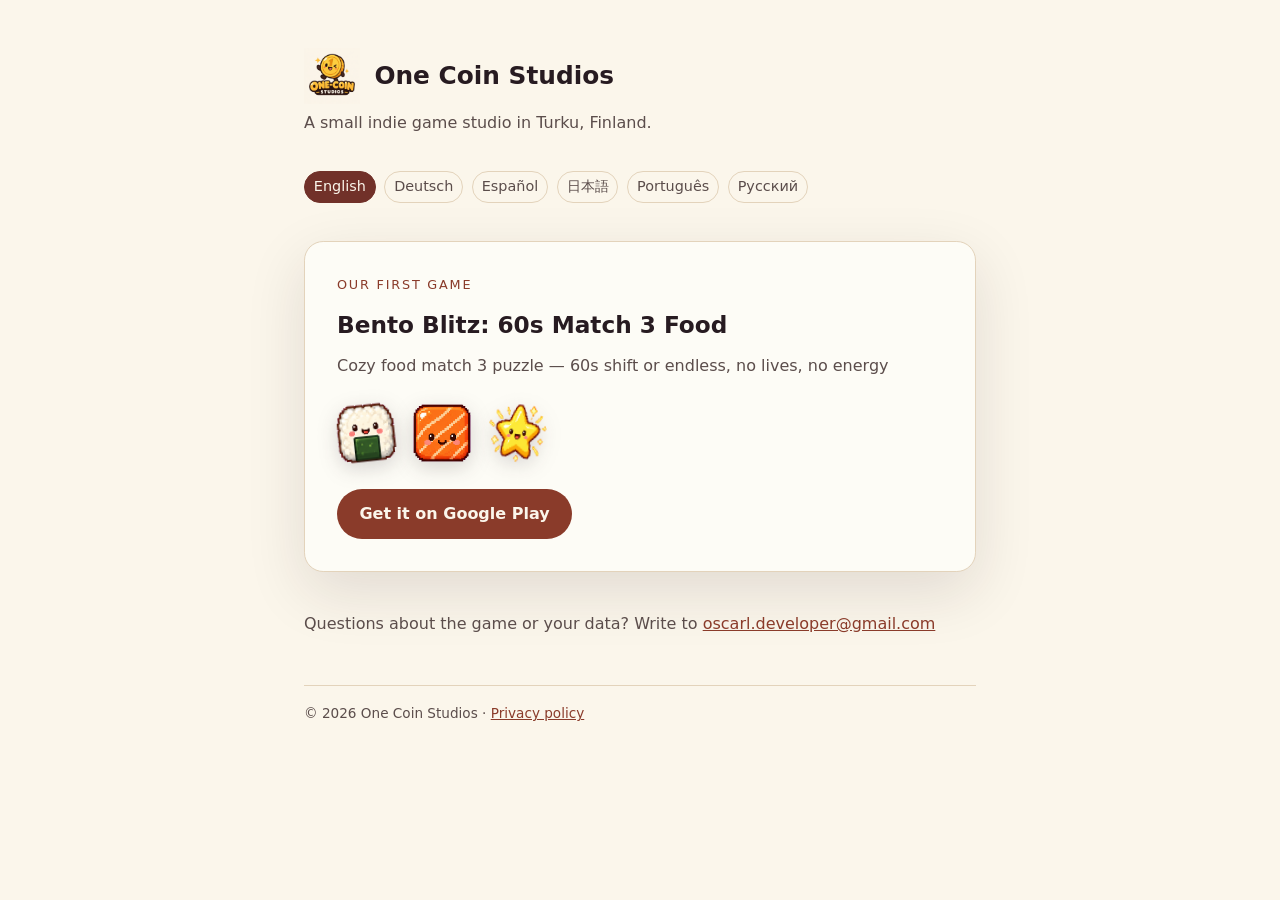
<file: index.html>
<!doctype html>
<html lang="en">
<head>
<meta charset="utf-8">
<meta name="viewport" content="width=device-width, initial-scale=1">
<title>Bento Blitz: 60s Match 3 Food — One Coin Studios</title>
<meta name="description" content="Cozy food match 3 puzzle — 60s shift or endless, no lives, no energy">
<link rel="canonical" href="https://onecoinstudios-official.github.io/">
<link rel="alternate" hreflang="en" href="https://onecoinstudios-official.github.io/">
<link rel="alternate" hreflang="de" href="https://onecoinstudios-official.github.io/de/">
<link rel="alternate" hreflang="es" href="https://onecoinstudios-official.github.io/es/">
<link rel="alternate" hreflang="ja" href="https://onecoinstudios-official.github.io/ja/">
<link rel="alternate" hreflang="pt-BR" href="https://onecoinstudios-official.github.io/pt-br/">
<link rel="alternate" hreflang="ru" href="https://onecoinstudios-official.github.io/ru/">
<link rel="alternate" hreflang="x-default" href="https://onecoinstudios-official.github.io/">
<link rel="icon" type="image/png" href="/assets/favicon.png">
<link rel="stylesheet" href="/style.css">
<meta name="theme-color" content="#FBF6EB" media="(prefers-color-scheme: light)">
<meta name="theme-color" content="#1B1216" media="(prefers-color-scheme: dark)">
<meta property="og:type" content="website">
<meta property="og:site_name" content="One Coin Studios">
<meta property="og:title" content="Bento Blitz: 60s Match 3 Food — One Coin Studios">
<meta property="og:description" content="Cozy food match 3 puzzle — 60s shift or endless, no lives, no energy">
<meta property="og:url" content="https://onecoinstudios-official.github.io/">
<meta property="og:image" content="https://onecoinstudios-official.github.io/assets/og-banner.png">
<meta property="og:locale" content="en_US">
<meta name="twitter:card" content="summary_large_image">
</head>
<body>
<main>
<header>
<img src="/assets/one-coin-logo.png" alt="One Coin Studios logo" width="56" height="56">
<h1>One Coin Studios</h1>
</header>
<p class="tagline">A small indie game studio in Turku, Finland.</p>
<nav class="langs" aria-label="Languages">
<a href="/" aria-current="page">English</a>
<a href="/de/">Deutsch</a>
<a href="/es/">Español</a>
<a href="/ja/">日本語</a>
<a href="/pt-br/">Português</a>
<a href="/ru/">Русский</a>
</nav>
<section class="card">
<p class="kicker">Our first game</p>
<h2>Bento Blitz: 60s Match 3 Food</h2>
<p class="blurb">Cozy food match 3 puzzle — 60s shift or endless, no lives, no energy</p>
<div class="sprites">
<img src="/assets/sprites/onigiri.png" alt="Onigiri tile" width="58" height="58">
<img src="/assets/sprites/salmon.png" alt="Salmon tile" width="58" height="58">
<img src="/assets/sprites/star.png" alt="Star power-up" width="58" height="58">
</div>
<a class="btn" href="https://play.google.com/store/apps/details?id=com.onecoinstudios.bentoblitz">Get it on Google Play</a>
</section>
<section class="contact">
<p>Questions about the game or your data? Write to <a href="mailto:oscarl.developer@gmail.com">oscarl.developer@gmail.com</a></p>
</section>
<footer>© 2026 One Coin Studios · <a href="https://onecoinstudios-official.github.io/policies/bento-blitz.html">Privacy policy</a></footer>
</main>
</body>
</html>
</file>
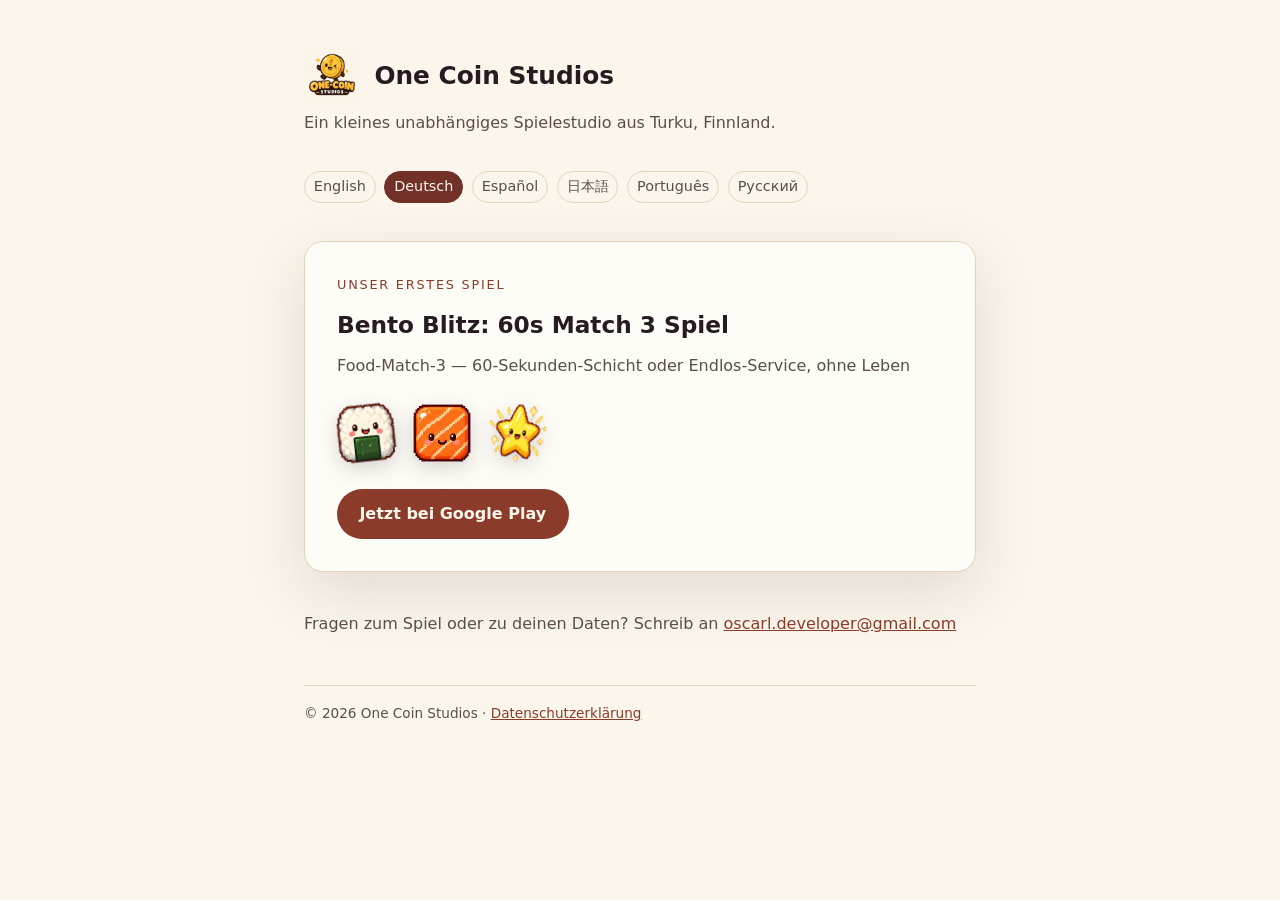
<file: de/index.html>
<!doctype html>
<html lang="de">
<head>
<meta charset="utf-8">
<meta name="viewport" content="width=device-width, initial-scale=1">
<title>Bento Blitz: 60s Match 3 Spiel — One Coin Studios</title>
<meta name="description" content="Food-Match-3 — 60-Sekunden-Schicht oder Endlos-Service, ohne Leben">
<link rel="canonical" href="https://onecoinstudios-official.github.io/de/">
<link rel="alternate" hreflang="en" href="https://onecoinstudios-official.github.io/">
<link rel="alternate" hreflang="de" href="https://onecoinstudios-official.github.io/de/">
<link rel="alternate" hreflang="es" href="https://onecoinstudios-official.github.io/es/">
<link rel="alternate" hreflang="ja" href="https://onecoinstudios-official.github.io/ja/">
<link rel="alternate" hreflang="pt-BR" href="https://onecoinstudios-official.github.io/pt-br/">
<link rel="alternate" hreflang="ru" href="https://onecoinstudios-official.github.io/ru/">
<link rel="alternate" hreflang="x-default" href="https://onecoinstudios-official.github.io/">
<link rel="icon" type="image/png" href="/assets/favicon.png">
<link rel="stylesheet" href="/style.css">
<meta name="theme-color" content="#FBF6EB" media="(prefers-color-scheme: light)">
<meta name="theme-color" content="#1B1216" media="(prefers-color-scheme: dark)">
<meta property="og:type" content="website">
<meta property="og:site_name" content="One Coin Studios">
<meta property="og:title" content="Bento Blitz: 60s Match 3 Spiel — One Coin Studios">
<meta property="og:description" content="Food-Match-3 — 60-Sekunden-Schicht oder Endlos-Service, ohne Leben">
<meta property="og:url" content="https://onecoinstudios-official.github.io/de/">
<meta property="og:image" content="https://onecoinstudios-official.github.io/assets/og-banner.png">
<meta property="og:locale" content="de_DE">
<meta name="twitter:card" content="summary_large_image">
</head>
<body>
<main>
<header>
<img src="/assets/one-coin-logo.png" alt="One-Coin-Studios-Logo" width="56" height="56">
<h1>One Coin Studios</h1>
</header>
<p class="tagline">Ein kleines unabhängiges Spielestudio aus Turku, Finnland.</p>
<nav class="langs" aria-label="Sprachen">
<a href="/">English</a>
<a href="/de/" aria-current="page">Deutsch</a>
<a href="/es/">Español</a>
<a href="/ja/">日本語</a>
<a href="/pt-br/">Português</a>
<a href="/ru/">Русский</a>
</nav>
<section class="card">
<p class="kicker">Unser erstes Spiel</p>
<h2>Bento Blitz: 60s Match 3 Spiel</h2>
<p class="blurb">Food-Match-3 — 60-Sekunden-Schicht oder Endlos-Service, ohne Leben</p>
<div class="sprites">
<img src="/assets/sprites/onigiri.png" alt="Onigiri-Spielstein" width="58" height="58">
<img src="/assets/sprites/salmon.png" alt="Lachs-Spielstein" width="58" height="58">
<img src="/assets/sprites/star.png" alt="Stern-Powerup" width="58" height="58">
</div>
<a class="btn" href="https://play.google.com/store/apps/details?id=com.onecoinstudios.bentoblitz">Jetzt bei Google Play</a>
</section>
<section class="contact">
<p>Fragen zum Spiel oder zu deinen Daten? Schreib an <a href="mailto:oscarl.developer@gmail.com">oscarl.developer@gmail.com</a></p>
</section>
<footer>© 2026 One Coin Studios · <a href="https://onecoinstudios-official.github.io/policies/bento-blitz.html">Datenschutzerklärung</a></footer>
</main>
</body>
</html>
</file>
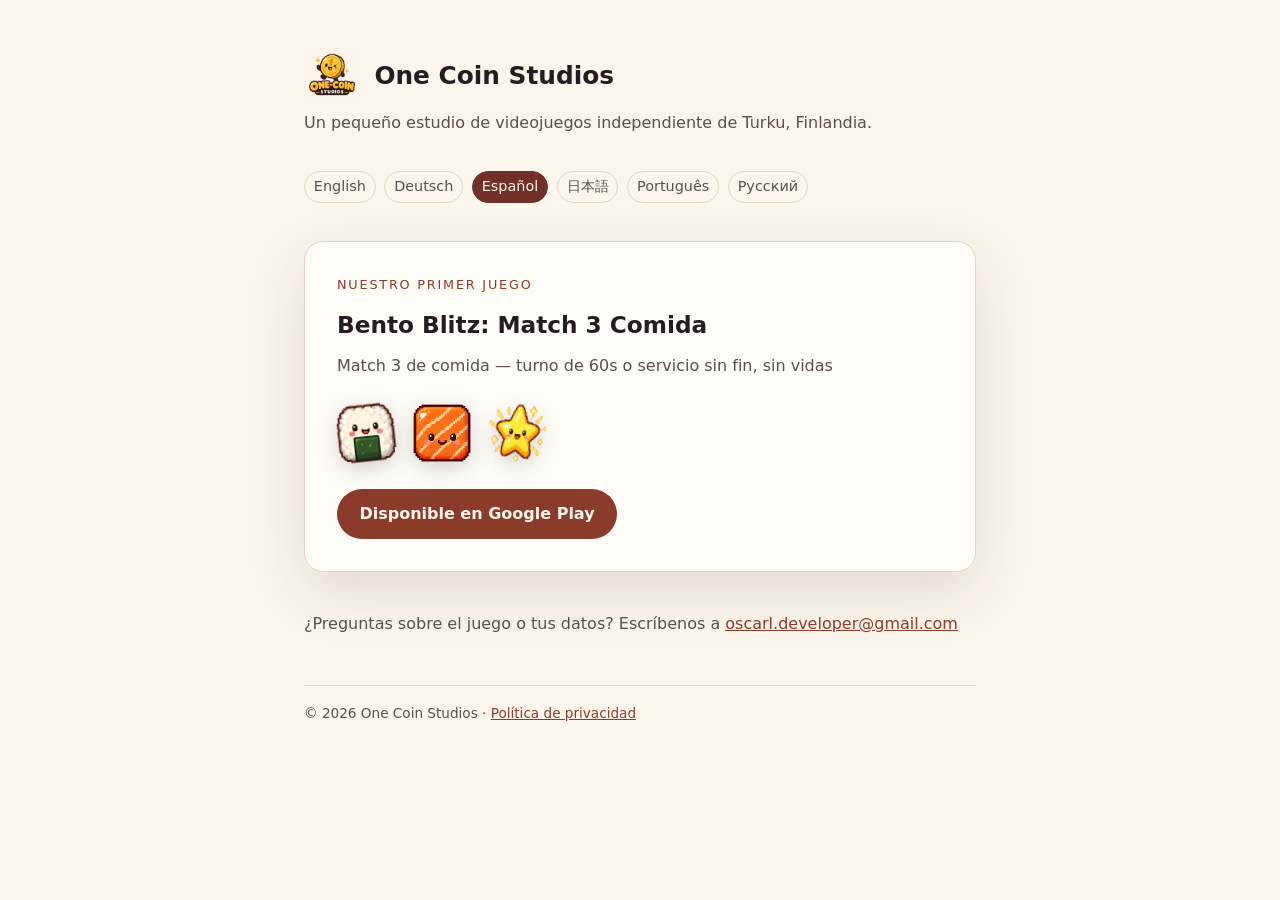
<file: es/index.html>
<!doctype html>
<html lang="es">
<head>
<meta charset="utf-8">
<meta name="viewport" content="width=device-width, initial-scale=1">
<title>Bento Blitz: Match 3 Comida — One Coin Studios</title>
<meta name="description" content="Match 3 de comida — turno de 60s o servicio sin fin, sin vidas">
<link rel="canonical" href="https://onecoinstudios-official.github.io/es/">
<link rel="alternate" hreflang="en" href="https://onecoinstudios-official.github.io/">
<link rel="alternate" hreflang="de" href="https://onecoinstudios-official.github.io/de/">
<link rel="alternate" hreflang="es" href="https://onecoinstudios-official.github.io/es/">
<link rel="alternate" hreflang="ja" href="https://onecoinstudios-official.github.io/ja/">
<link rel="alternate" hreflang="pt-BR" href="https://onecoinstudios-official.github.io/pt-br/">
<link rel="alternate" hreflang="ru" href="https://onecoinstudios-official.github.io/ru/">
<link rel="alternate" hreflang="x-default" href="https://onecoinstudios-official.github.io/">
<link rel="icon" type="image/png" href="/assets/favicon.png">
<link rel="stylesheet" href="/style.css">
<meta name="theme-color" content="#FBF6EB" media="(prefers-color-scheme: light)">
<meta name="theme-color" content="#1B1216" media="(prefers-color-scheme: dark)">
<meta property="og:type" content="website">
<meta property="og:site_name" content="One Coin Studios">
<meta property="og:title" content="Bento Blitz: Match 3 Comida — One Coin Studios">
<meta property="og:description" content="Match 3 de comida — turno de 60s o servicio sin fin, sin vidas">
<meta property="og:url" content="https://onecoinstudios-official.github.io/es/">
<meta property="og:image" content="https://onecoinstudios-official.github.io/assets/og-banner.png">
<meta property="og:locale" content="es_ES">
<meta name="twitter:card" content="summary_large_image">
</head>
<body>
<main>
<header>
<img src="/assets/one-coin-logo.png" alt="Logotipo de One Coin Studios" width="56" height="56">
<h1>One Coin Studios</h1>
</header>
<p class="tagline">Un pequeño estudio de videojuegos independiente de Turku, Finlandia.</p>
<nav class="langs" aria-label="Idiomas">
<a href="/">English</a>
<a href="/de/">Deutsch</a>
<a href="/es/" aria-current="page">Español</a>
<a href="/ja/">日本語</a>
<a href="/pt-br/">Português</a>
<a href="/ru/">Русский</a>
</nav>
<section class="card">
<p class="kicker">Nuestro primer juego</p>
<h2>Bento Blitz: Match 3 Comida</h2>
<p class="blurb">Match 3 de comida — turno de 60s o servicio sin fin, sin vidas</p>
<div class="sprites">
<img src="/assets/sprites/onigiri.png" alt="Ficha de onigiri" width="58" height="58">
<img src="/assets/sprites/salmon.png" alt="Ficha de salmón" width="58" height="58">
<img src="/assets/sprites/star.png" alt="Powerup de estrella" width="58" height="58">
</div>
<a class="btn" href="https://play.google.com/store/apps/details?id=com.onecoinstudios.bentoblitz">Disponible en Google Play</a>
</section>
<section class="contact">
<p>¿Preguntas sobre el juego o tus datos? Escríbenos a <a href="mailto:oscarl.developer@gmail.com">oscarl.developer@gmail.com</a></p>
</section>
<footer>© 2026 One Coin Studios · <a href="https://onecoinstudios-official.github.io/policies/bento-blitz.html">Política de privacidad</a></footer>
</main>
</body>
</html>
</file>
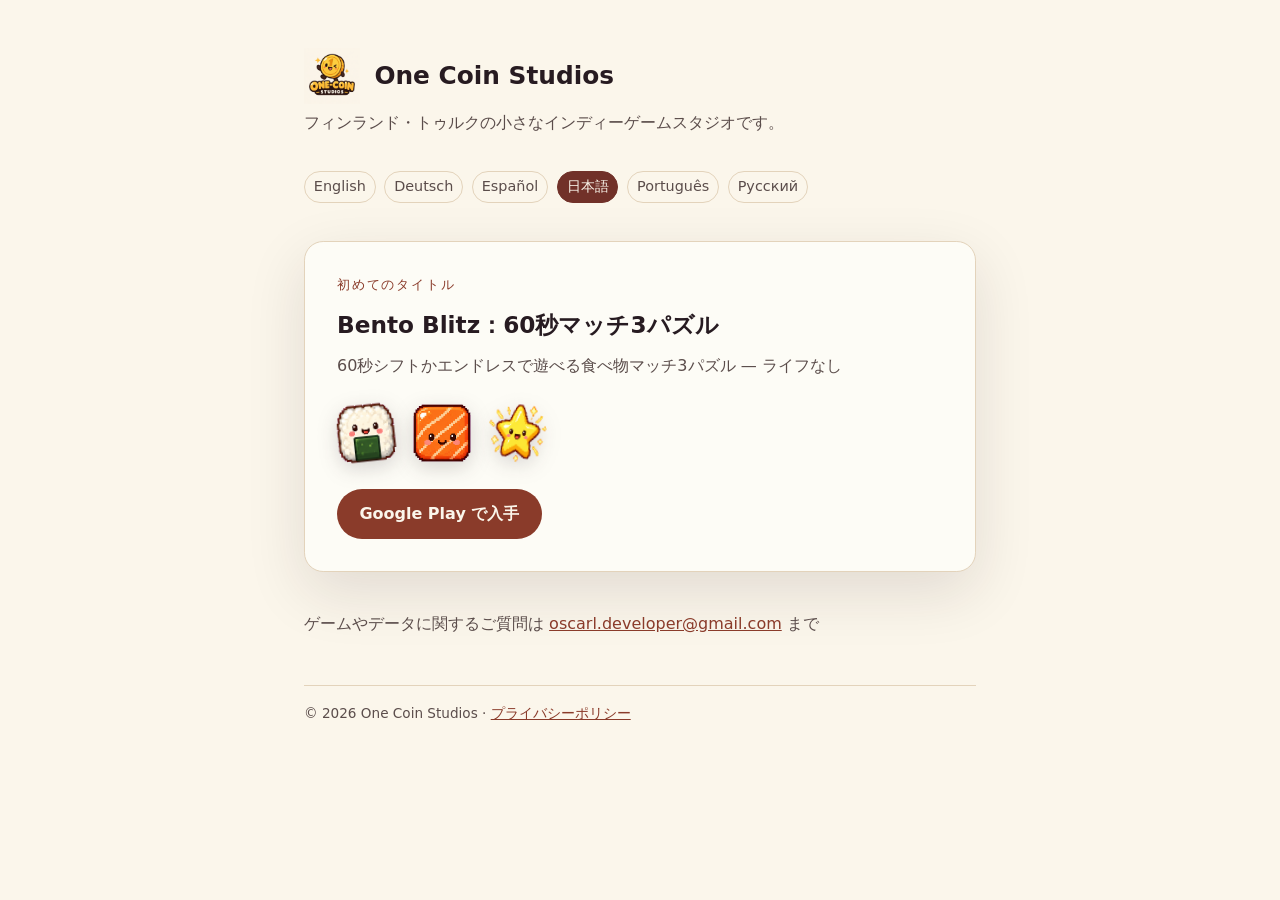
<file: ja/index.html>
<!doctype html>
<html lang="ja">
<head>
<meta charset="utf-8">
<meta name="viewport" content="width=device-width, initial-scale=1">
<title>Bento Blitz：60秒マッチ3パズル — One Coin Studios</title>
<meta name="description" content="60秒シフトかエンドレスで遊べる食べ物マッチ3パズル — ライフなし">
<link rel="canonical" href="https://onecoinstudios-official.github.io/ja/">
<link rel="alternate" hreflang="en" href="https://onecoinstudios-official.github.io/">
<link rel="alternate" hreflang="de" href="https://onecoinstudios-official.github.io/de/">
<link rel="alternate" hreflang="es" href="https://onecoinstudios-official.github.io/es/">
<link rel="alternate" hreflang="ja" href="https://onecoinstudios-official.github.io/ja/">
<link rel="alternate" hreflang="pt-BR" href="https://onecoinstudios-official.github.io/pt-br/">
<link rel="alternate" hreflang="ru" href="https://onecoinstudios-official.github.io/ru/">
<link rel="alternate" hreflang="x-default" href="https://onecoinstudios-official.github.io/">
<link rel="icon" type="image/png" href="/assets/favicon.png">
<link rel="stylesheet" href="/style.css">
<meta name="theme-color" content="#FBF6EB" media="(prefers-color-scheme: light)">
<meta name="theme-color" content="#1B1216" media="(prefers-color-scheme: dark)">
<meta property="og:type" content="website">
<meta property="og:site_name" content="One Coin Studios">
<meta property="og:title" content="Bento Blitz：60秒マッチ3パズル — One Coin Studios">
<meta property="og:description" content="60秒シフトかエンドレスで遊べる食べ物マッチ3パズル — ライフなし">
<meta property="og:url" content="https://onecoinstudios-official.github.io/ja/">
<meta property="og:image" content="https://onecoinstudios-official.github.io/assets/og-banner.png">
<meta property="og:locale" content="ja_JP">
<meta name="twitter:card" content="summary_large_image">
</head>
<body>
<main>
<header>
<img src="/assets/one-coin-logo.png" alt="One Coin Studios ロゴ" width="56" height="56">
<h1>One Coin Studios</h1>
</header>
<p class="tagline">フィンランド・トゥルクの小さなインディーゲームスタジオです。</p>
<nav class="langs" aria-label="言語">
<a href="/">English</a>
<a href="/de/">Deutsch</a>
<a href="/es/">Español</a>
<a href="/ja/" aria-current="page">日本語</a>
<a href="/pt-br/">Português</a>
<a href="/ru/">Русский</a>
</nav>
<section class="card">
<p class="kicker">初めてのタイトル</p>
<h2>Bento Blitz：60秒マッチ3パズル</h2>
<p class="blurb">60秒シフトかエンドレスで遊べる食べ物マッチ3パズル — ライフなし</p>
<div class="sprites">
<img src="/assets/sprites/onigiri.png" alt="おにぎりのタイル" width="58" height="58">
<img src="/assets/sprites/salmon.png" alt="サーモンのタイル" width="58" height="58">
<img src="/assets/sprites/star.png" alt="スターパワーアップ" width="58" height="58">
</div>
<a class="btn" href="https://play.google.com/store/apps/details?id=com.onecoinstudios.bentoblitz">Google Play で入手</a>
</section>
<section class="contact">
<p>ゲームやデータに関するご質問は <a href="mailto:oscarl.developer@gmail.com">oscarl.developer@gmail.com</a> まで</p>
</section>
<footer>© 2026 One Coin Studios · <a href="https://onecoinstudios-official.github.io/policies/bento-blitz.html">プライバシーポリシー</a></footer>
</main>
</body>
</html>
</file>
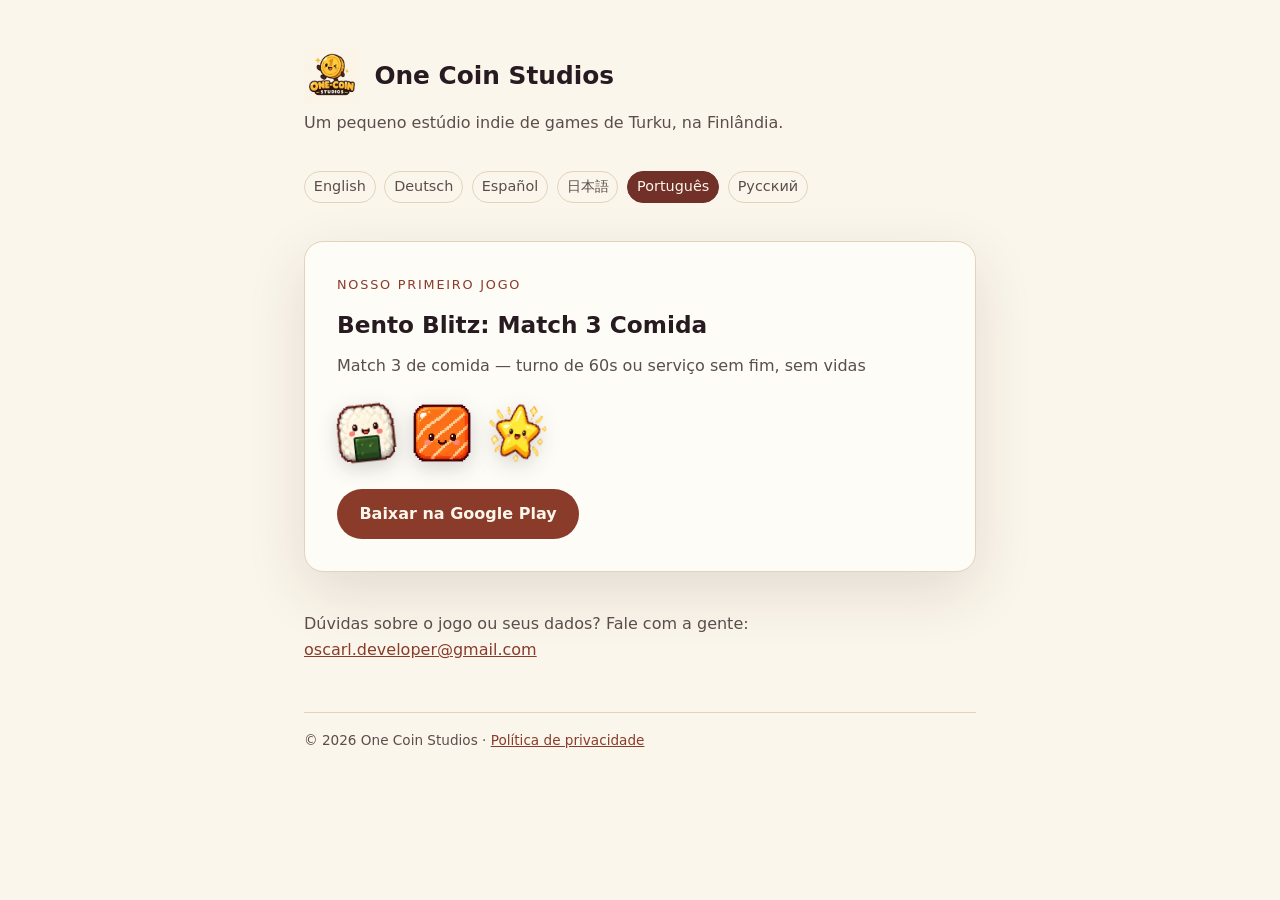
<file: pt-br/index.html>
<!doctype html>
<html lang="pt-BR">
<head>
<meta charset="utf-8">
<meta name="viewport" content="width=device-width, initial-scale=1">
<title>Bento Blitz: Match 3 Comida — One Coin Studios</title>
<meta name="description" content="Match 3 de comida — turno de 60s ou serviço sem fim, sem vidas">
<link rel="canonical" href="https://onecoinstudios-official.github.io/pt-br/">
<link rel="alternate" hreflang="en" href="https://onecoinstudios-official.github.io/">
<link rel="alternate" hreflang="de" href="https://onecoinstudios-official.github.io/de/">
<link rel="alternate" hreflang="es" href="https://onecoinstudios-official.github.io/es/">
<link rel="alternate" hreflang="ja" href="https://onecoinstudios-official.github.io/ja/">
<link rel="alternate" hreflang="pt-BR" href="https://onecoinstudios-official.github.io/pt-br/">
<link rel="alternate" hreflang="ru" href="https://onecoinstudios-official.github.io/ru/">
<link rel="alternate" hreflang="x-default" href="https://onecoinstudios-official.github.io/">
<link rel="icon" type="image/png" href="/assets/favicon.png">
<link rel="stylesheet" href="/style.css">
<meta name="theme-color" content="#FBF6EB" media="(prefers-color-scheme: light)">
<meta name="theme-color" content="#1B1216" media="(prefers-color-scheme: dark)">
<meta property="og:type" content="website">
<meta property="og:site_name" content="One Coin Studios">
<meta property="og:title" content="Bento Blitz: Match 3 Comida — One Coin Studios">
<meta property="og:description" content="Match 3 de comida — turno de 60s ou serviço sem fim, sem vidas">
<meta property="og:url" content="https://onecoinstudios-official.github.io/pt-br/">
<meta property="og:image" content="https://onecoinstudios-official.github.io/assets/og-banner.png">
<meta property="og:locale" content="pt_BR">
<meta name="twitter:card" content="summary_large_image">
</head>
<body>
<main>
<header>
<img src="/assets/one-coin-logo.png" alt="Logotipo da One Coin Studios" width="56" height="56">
<h1>One Coin Studios</h1>
</header>
<p class="tagline">Um pequeno estúdio indie de games de Turku, na Finlândia.</p>
<nav class="langs" aria-label="Idiomas">
<a href="/">English</a>
<a href="/de/">Deutsch</a>
<a href="/es/">Español</a>
<a href="/ja/">日本語</a>
<a href="/pt-br/" aria-current="page">Português</a>
<a href="/ru/">Русский</a>
</nav>
<section class="card">
<p class="kicker">Nosso primeiro jogo</p>
<h2>Bento Blitz: Match 3 Comida</h2>
<p class="blurb">Match 3 de comida — turno de 60s ou serviço sem fim, sem vidas</p>
<div class="sprites">
<img src="/assets/sprites/onigiri.png" alt="Peça de onigiri" width="58" height="58">
<img src="/assets/sprites/salmon.png" alt="Peça de salmão" width="58" height="58">
<img src="/assets/sprites/star.png" alt="Power-up de estrela" width="58" height="58">
</div>
<a class="btn" href="https://play.google.com/store/apps/details?id=com.onecoinstudios.bentoblitz">Baixar na Google Play</a>
</section>
<section class="contact">
<p>Dúvidas sobre o jogo ou seus dados? Fale com a gente: <a href="mailto:oscarl.developer@gmail.com">oscarl.developer@gmail.com</a></p>
</section>
<footer>© 2026 One Coin Studios · <a href="https://onecoinstudios-official.github.io/policies/bento-blitz.html">Política de privacidade</a></footer>
</main>
</body>
</html>
</file>
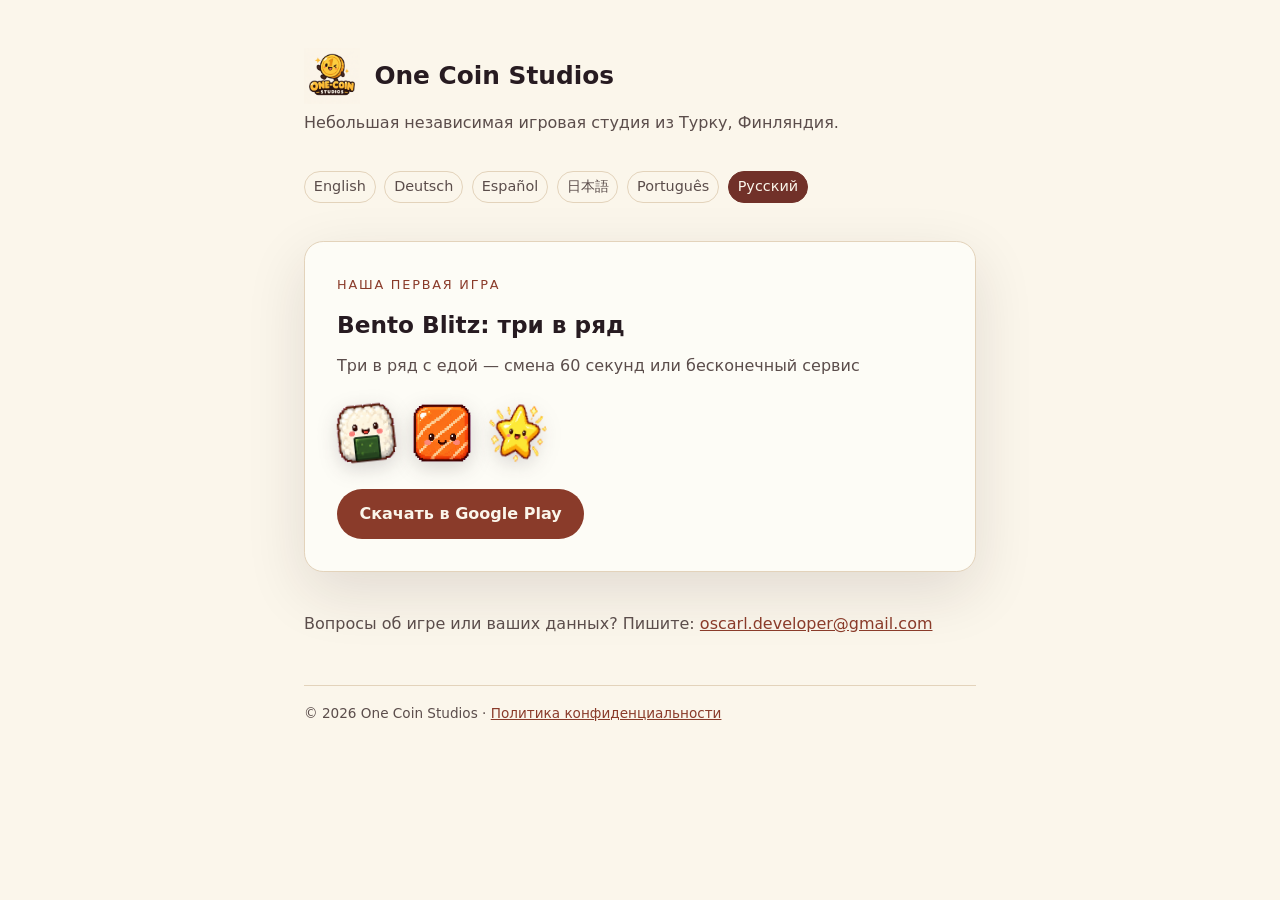
<file: ru/index.html>
<!doctype html>
<html lang="ru">
<head>
<meta charset="utf-8">
<meta name="viewport" content="width=device-width, initial-scale=1">
<title>Bento Blitz: три в ряд — One Coin Studios</title>
<meta name="description" content="Три в ряд с едой — смена 60 секунд или бесконечный сервис">
<link rel="canonical" href="https://onecoinstudios-official.github.io/ru/">
<link rel="alternate" hreflang="en" href="https://onecoinstudios-official.github.io/">
<link rel="alternate" hreflang="de" href="https://onecoinstudios-official.github.io/de/">
<link rel="alternate" hreflang="es" href="https://onecoinstudios-official.github.io/es/">
<link rel="alternate" hreflang="ja" href="https://onecoinstudios-official.github.io/ja/">
<link rel="alternate" hreflang="pt-BR" href="https://onecoinstudios-official.github.io/pt-br/">
<link rel="alternate" hreflang="ru" href="https://onecoinstudios-official.github.io/ru/">
<link rel="alternate" hreflang="x-default" href="https://onecoinstudios-official.github.io/">
<link rel="icon" type="image/png" href="/assets/favicon.png">
<link rel="stylesheet" href="/style.css">
<meta name="theme-color" content="#FBF6EB" media="(prefers-color-scheme: light)">
<meta name="theme-color" content="#1B1216" media="(prefers-color-scheme: dark)">
<meta property="og:type" content="website">
<meta property="og:site_name" content="One Coin Studios">
<meta property="og:title" content="Bento Blitz: три в ряд — One Coin Studios">
<meta property="og:description" content="Три в ряд с едой — смена 60 секунд или бесконечный сервис">
<meta property="og:url" content="https://onecoinstudios-official.github.io/ru/">
<meta property="og:image" content="https://onecoinstudios-official.github.io/assets/og-banner.png">
<meta property="og:locale" content="ru_RU">
<meta name="twitter:card" content="summary_large_image">
</head>
<body>
<main>
<header>
<img src="/assets/one-coin-logo.png" alt="Логотип One Coin Studios" width="56" height="56">
<h1>One Coin Studios</h1>
</header>
<p class="tagline">Небольшая независимая игровая студия из Турку, Финляндия.</p>
<nav class="langs" aria-label="Языки">
<a href="/">English</a>
<a href="/de/">Deutsch</a>
<a href="/es/">Español</a>
<a href="/ja/">日本語</a>
<a href="/pt-br/">Português</a>
<a href="/ru/" aria-current="page">Русский</a>
</nav>
<section class="card">
<p class="kicker">Наша первая игра</p>
<h2>Bento Blitz: три в ряд</h2>
<p class="blurb">Три в ряд с едой — смена 60 секунд или бесконечный сервис</p>
<div class="sprites">
<img src="/assets/sprites/onigiri.png" alt="Онигири" width="58" height="58">
<img src="/assets/sprites/salmon.png" alt="Лосось" width="58" height="58">
<img src="/assets/sprites/star.png" alt="Звезда-бонус" width="58" height="58">
</div>
<a class="btn" href="https://play.google.com/store/apps/details?id=com.onecoinstudios.bentoblitz">Скачать в Google Play</a>
</section>
<section class="contact">
<p>Вопросы об игре или ваших данных? Пишите: <a href="mailto:oscarl.developer@gmail.com">oscarl.developer@gmail.com</a></p>
</section>
<footer>© 2026 One Coin Studios · <a href="https://onecoinstudios-official.github.io/policies/bento-blitz.html">Политика конфиденциальности</a></footer>
</main>
</body>
</html>
</file>
<file: style.css>
/* One Coin Studios — site styles. Tokens match the policy pages. */
:root {
  color-scheme: light dark;
  --paper: #FBF6EB;
  --card: #FDFCF6;
  --ink: #271B21;
  --ink-soft: #5B4D4B;
  --accent: #713129;
  --accent-strong: #8A3B2A;
  --gold: #FCBD39;
  --rule: #E3D3BB;
}
@media (prefers-color-scheme: dark) {
  :root {
    --paper: #1B1216;
    --card: #2A1F27;
    --ink: #F4E9D7;
    --ink-soft: #B9A8A5;
    --rule: #3A2C33;
  }
}

* { box-sizing: border-box; }

body {
  margin: 0;
  font: 16px/1.65 system-ui, -apple-system, "Segoe UI", sans-serif;
  background: var(--paper);
  color: var(--ink);
  display: flex;
  justify-content: center;
  padding: 3rem 1.5rem 4rem;
}

main { width: 100%; max-width: 42rem; }

header { display: flex; align-items: center; gap: .9rem; }
header img { width: 56px; height: 56px; }
h1 { font-size: 1.55rem; margin: 0; }

.tagline { color: var(--ink-soft); margin: .35rem 0 2.2rem; }

nav.langs { display: flex; flex-wrap: wrap; gap: .55rem; margin: 0 0 2.4rem; font-size: .9rem; }
nav.langs a {
  color: var(--ink-soft);
  text-decoration: none;
  padding: .18rem .55rem;
  border: 1px solid var(--rule);
  border-radius: 999px;
}
nav.langs a:hover { border-color: var(--accent-strong); color: var(--accent-strong); }
nav.langs a[aria-current] { color: var(--paper); background: var(--accent); border-color: var(--accent); }

.card {
  background: var(--card);
  border: 1px solid var(--rule);
  border-radius: 1.2rem;
  padding: 2rem;
  box-shadow: 0 20px 60px rgba(39, 27, 33, .12);
}
.kicker {
  font-size: .8rem;
  text-transform: uppercase;
  letter-spacing: .14em;
  color: var(--accent-strong);
  margin: 0 0 .7rem;
}
h2 { font-size: 1.45rem; margin: 0 0 .55rem; }
.blurb { margin: 0 0 1.5rem; color: var(--ink-soft); }

.sprites { display: flex; gap: 1.1rem; margin: 0 0 1.7rem; }
.sprites img {
  width: 58px; height: 58px;
  filter: drop-shadow(0 6px 10px rgba(39, 27, 33, .18));
}
.sprites img:nth-child(1) { transform: rotate(-6deg); }
.sprites img:nth-child(3) { transform: rotate(7deg); }

.btn {
  display: inline-block;
  background: var(--accent-strong);
  color: #FBF6EB;
  text-decoration: none;
  font-weight: 600;
  padding: .75rem 1.4rem;
  border-radius: 999px;
}
.btn:hover { background: var(--accent); }

.contact { margin-top: 2.4rem; color: var(--ink-soft); }
.contact a { color: var(--accent-strong); }

footer {
  margin-top: 3rem;
  font-size: .85rem;
  color: var(--ink-soft);
  border-top: 1px solid var(--rule);
  padding-top: 1rem;
}
footer a { color: var(--accent-strong); }

::selection { background: var(--gold); color: var(--ink); }
</file>
